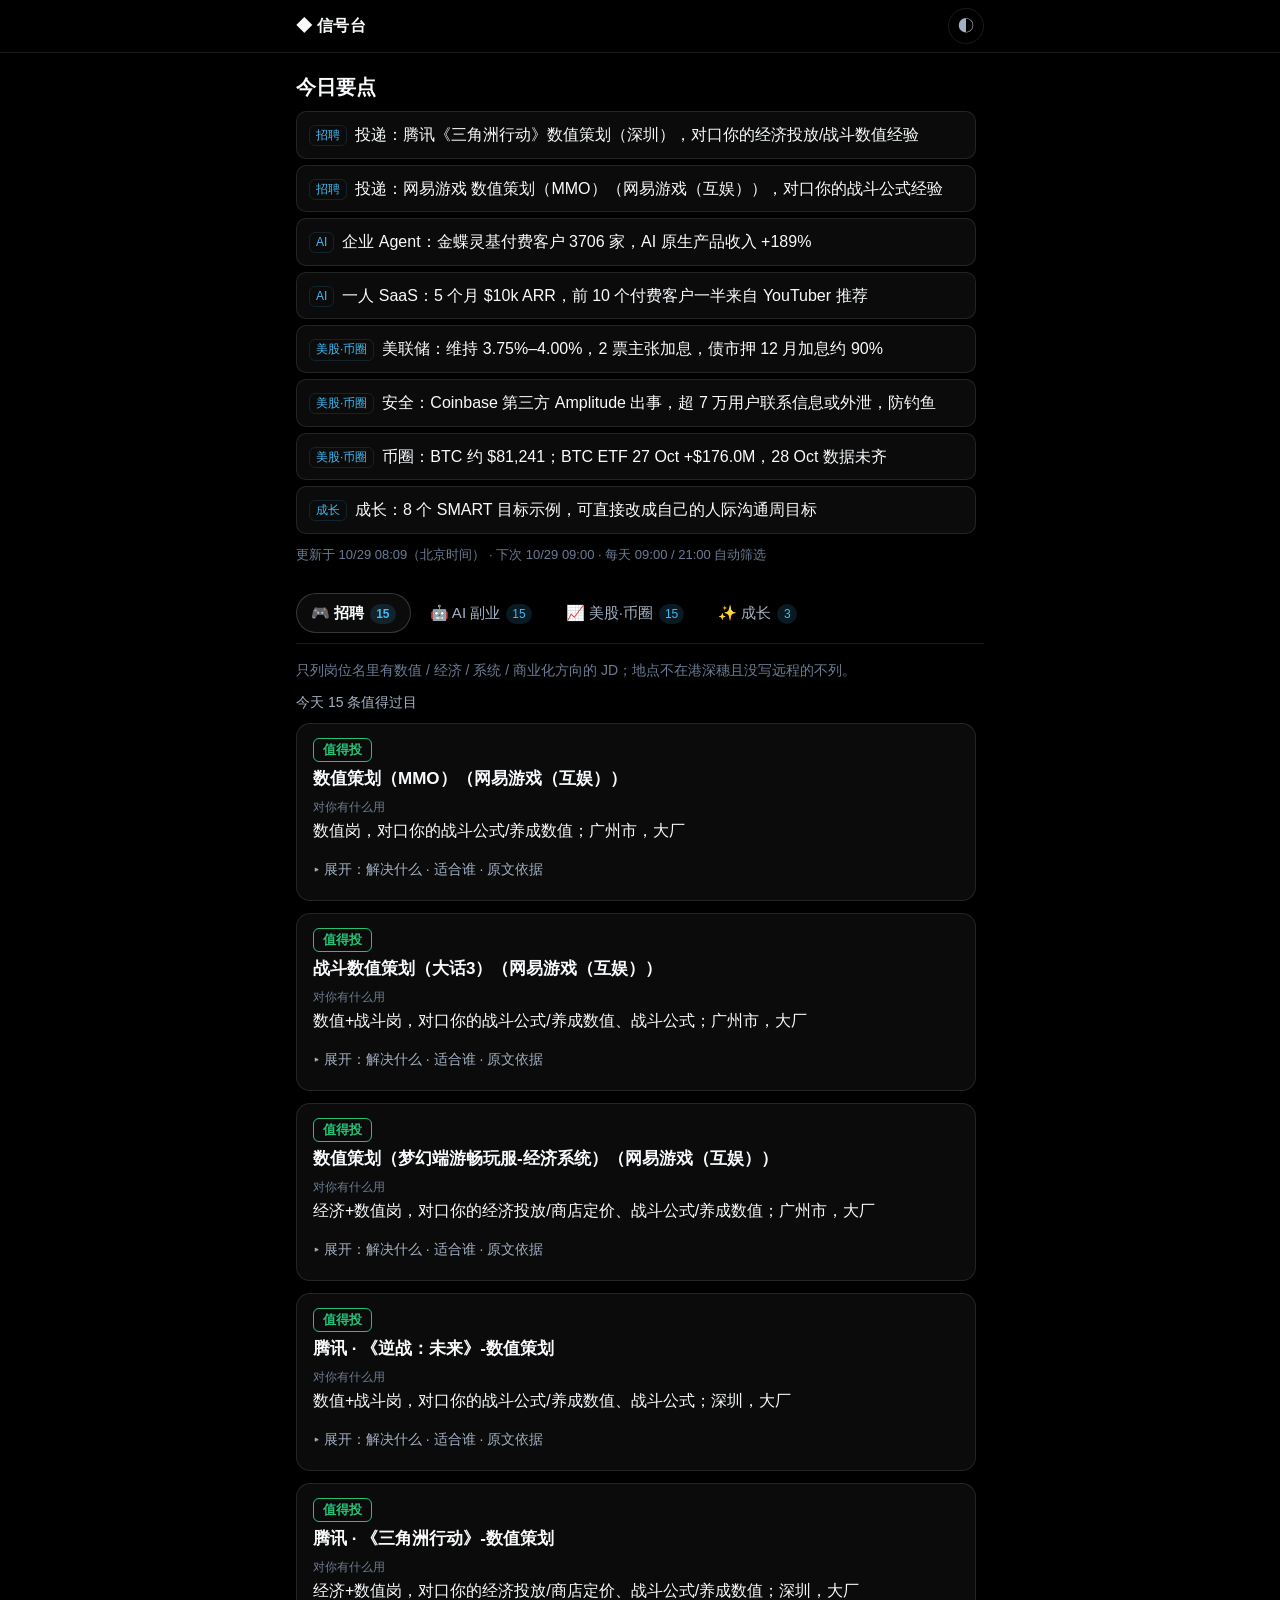
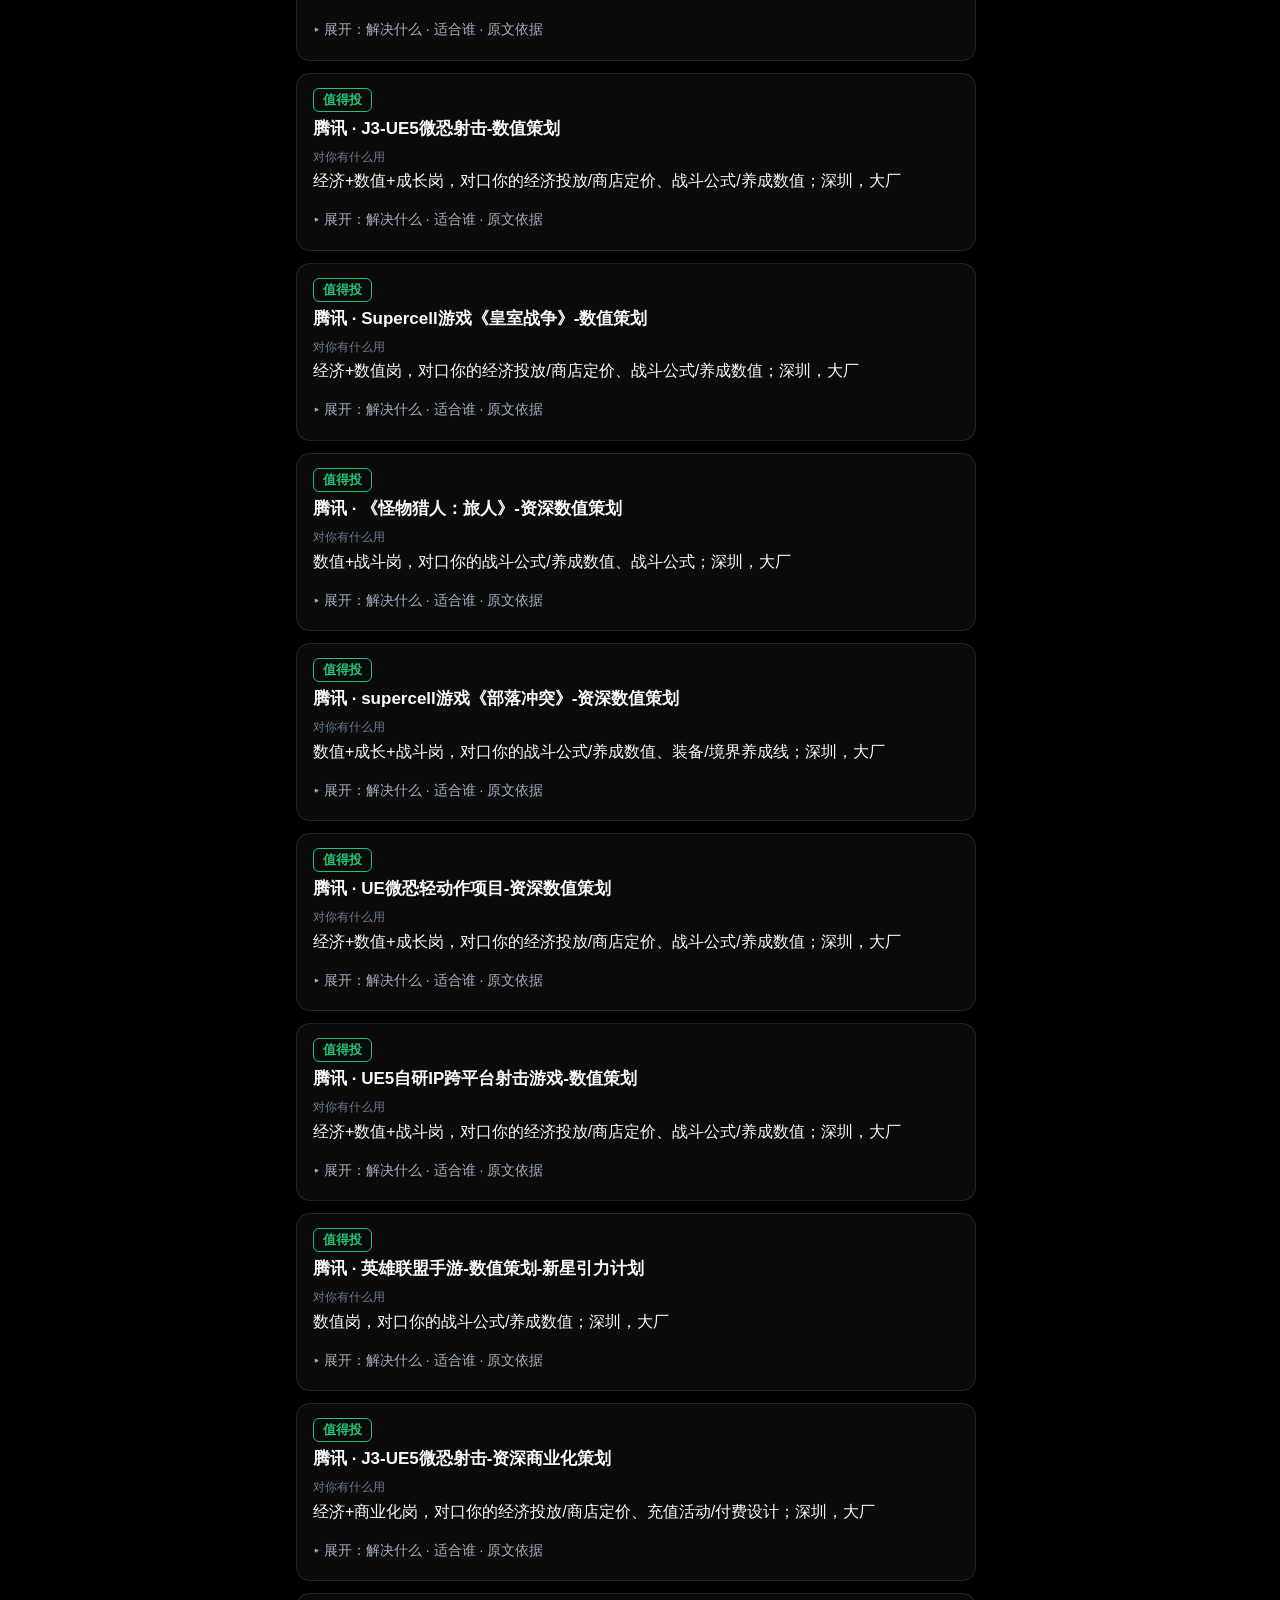
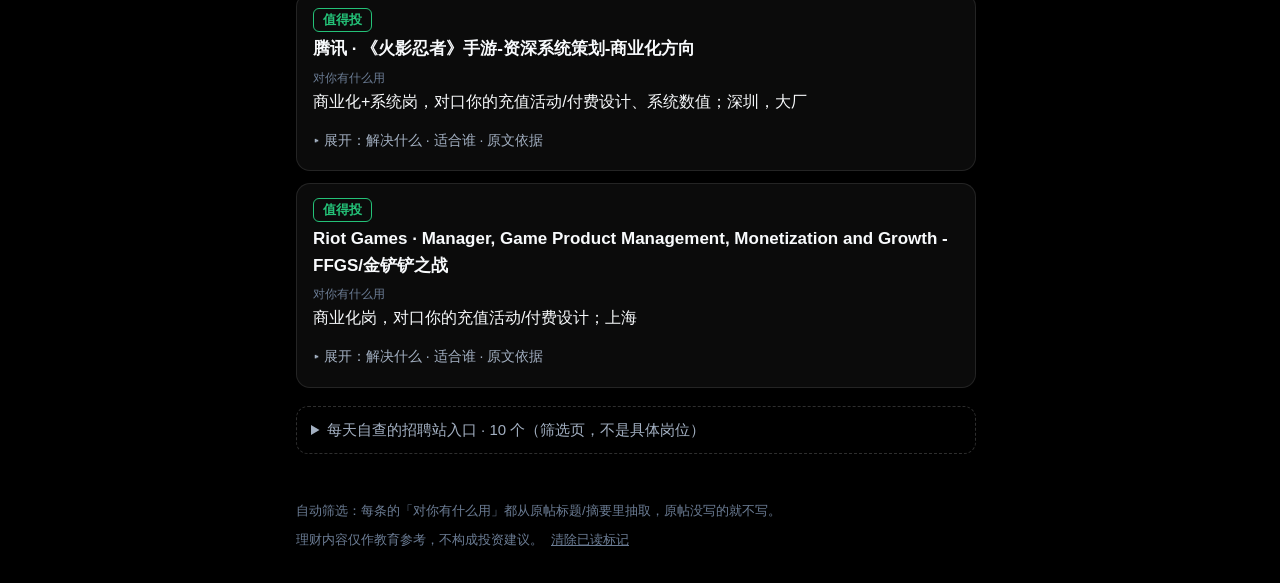
<file: index.html>
<!DOCTYPE html>
<html lang="zh-CN" data-theme="oled">
  <head>
    <meta charset="UTF-8" />
    <meta name="viewport" content="width=device-width, initial-scale=1.0, viewport-fit=cover" />
    <title>信号台 · 今天什么对你有用</title>
    <meta name="description" content="给米饭的每日筛选：招聘、AI 副业、理财、成长——只留对你有用的，并写明有什么用" />
    <script type="module" crossorigin src="./assets/main-CHXUodel.js"></script>
    <link rel="modulepreload" crossorigin href="./assets/style-ChhY3f4Z.js">
    <link rel="stylesheet" crossorigin href="./assets/style-6ZNl8xkO.css">
    <link rel="stylesheet" crossorigin href="./assets/main-DsJc2I1Q.css">
  </head>
  <body class="rb">
    <a class="skip-link" href="#panel">跳到内容</a>
    <header class="rb-top">
      <div class="rb-top-inner">
        <a class="rb-brand" href="./index.html">◆ 信号台</a>
        <button id="btn-theme" class="rb-icon-btn" type="button" title="切换深色/浅色" aria-label="切换主题">◐</button>
      </div>
    </header>

    <main class="rb-page">
      <section class="rb-today" aria-labelledby="today-h">
        <h1 id="today-h" class="rb-today-h">今日要点</h1>
        <ol id="today-list" class="rb-today-list"></ol>
        <p id="freshness" class="rb-fresh"></p>
      </section>

      <nav id="tabs" class="rb-tabs" role="tablist" aria-label="分区"></nav>

      <section id="panel" class="rb-panel" aria-live="polite"></section>
    </main>

    <footer class="rb-footer">
      <p>自动筛选：每条的「对你有什么用」都从原帖标题/摘要里抽取，原帖没写的就不写。</p>
      <p>理财内容仅作教育参考，不构成投资建议。<button id="btn-clear-read" type="button" class="rb-link-btn">清除已读标记</button></p>
    </footer>

  </body>
</html>
</file>
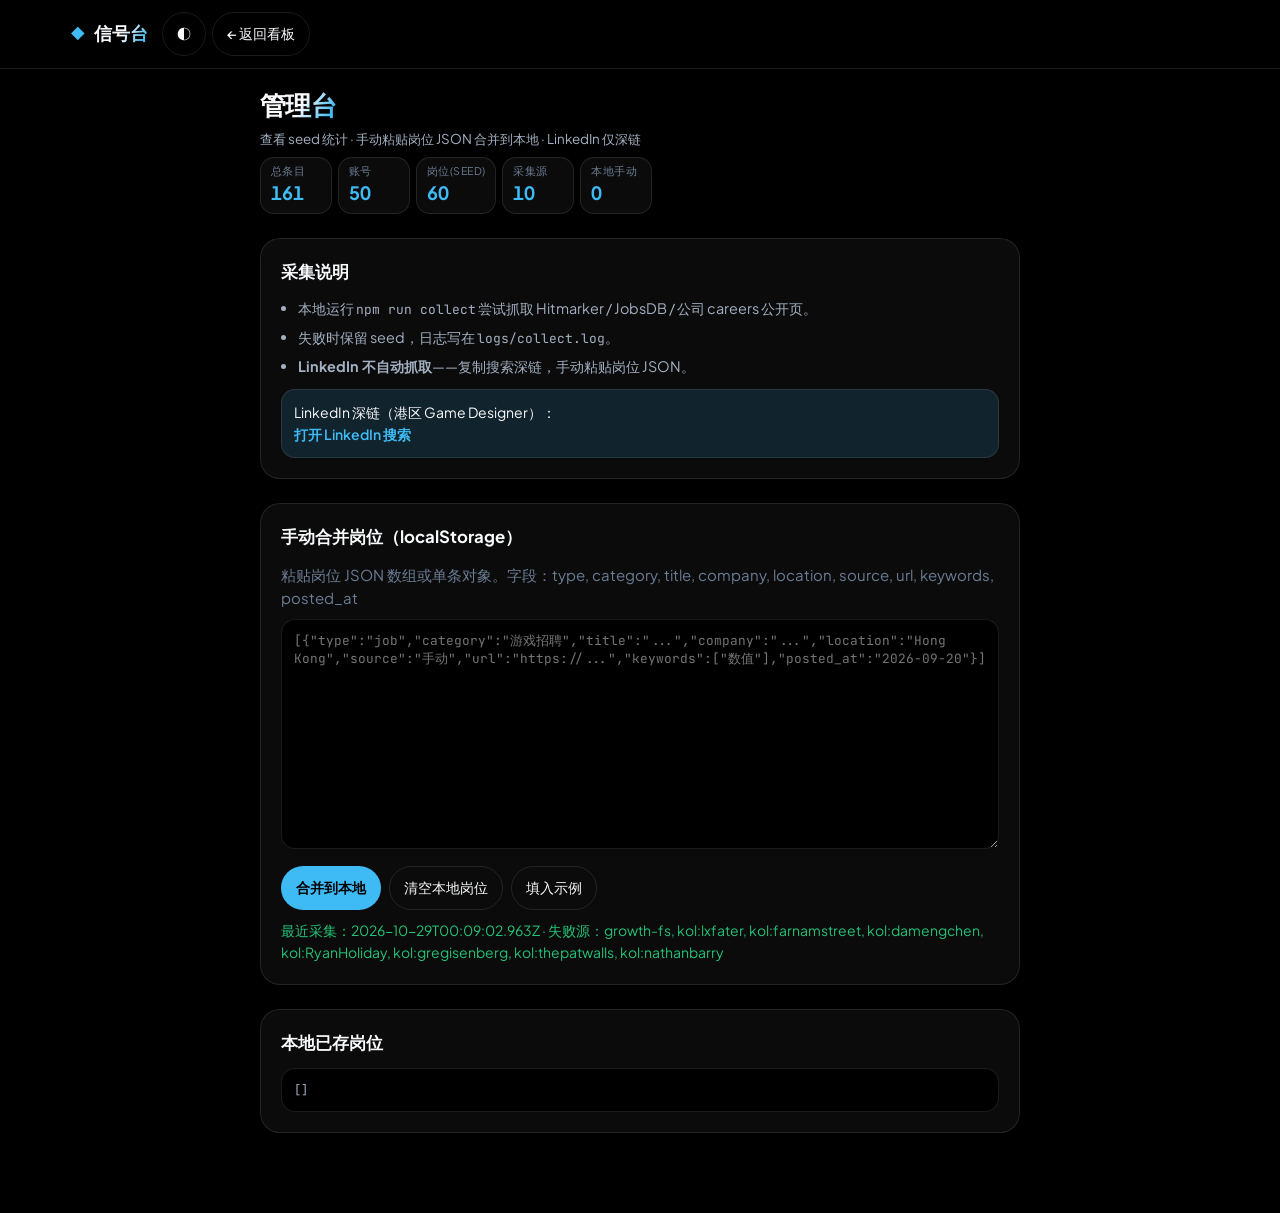
<file: admin.html>
<!DOCTYPE html>
<html lang="zh-CN" data-theme="oled">
  <head>
    <meta charset="UTF-8" />
    <meta name="viewport" content="width=device-width, initial-scale=1.0" />
    <title>管理台 · 信号台</title>
    <link rel="preconnect" href="https://fonts.googleapis.com" />
    <link rel="preconnect" href="https://fonts.gstatic.com" crossorigin />
    <link
      href="https://fonts.googleapis.com/css2?family=Plus+Jakarta+Sans:wght@400;500;600;700&family=JetBrains+Mono:wght@400;500&display=swap"
      rel="stylesheet"
    />
    <script type="module" crossorigin src="./assets/admin-CYQecRRB.js"></script>
    <link rel="modulepreload" crossorigin href="./assets/style-ChhY3f4Z.js">
    <link rel="stylesheet" crossorigin href="./assets/style-6ZNl8xkO.css">
  </head>
  <body>
    <header class="topbar">
      <div class="topbar-inner">
        <a class="brand" href="./index.html">
          <span class="brand-mark">◆</span>
          <span class="brand-text shiny-text">信号台</span>
        </a>
        <div class="topbar-actions">
          <button id="btn-theme" class="btn btn-ghost" type="button">◐</button>
          <a class="btn btn-ghost" href="./index.html">← 返回看板</a>
        </div>
      </div>
    </header>

    <main class="page admin-page">
      <h1 class="hero-title"><span class="shiny-text">管理台</span></h1>
      <p class="hero-desc">查看 seed 统计 · 手动粘贴岗位 JSON 合并到本地 · LinkedIn 仅深链</p>

      <div id="admin-stats" class="stats-row"></div>

      <section class="admin-panel">
        <h2>采集说明</h2>
        <ul class="admin-list">
          <li>本地运行 <code>npm run collect</code> 尝试抓取 Hitmarker / JobsDB / 公司 careers 公开页。</li>
          <li>失败时保留 seed，日志写在 <code>logs/collect.log</code>。</li>
          <li><strong>LinkedIn 不自动抓取</strong>——复制搜索深链，手动粘贴岗位 JSON。</li>
        </ul>
        <div class="deeplink-box">
          <p>LinkedIn 深链（港区 Game Designer）：</p>
          <a
            href="https://www.linkedin.com/jobs/search/?keywords=Game%20Designer&location=Hong%20Kong"
            target="_blank"
            rel="noopener"
            >打开 LinkedIn 搜索</a
          >
        </div>
      </section>

      <section class="admin-panel">
        <h2>手动合并岗位（localStorage）</h2>
        <p class="muted">粘贴岗位 JSON 数组或单条对象。字段：type, category, title, company, location, source, url, keywords, posted_at</p>
        <textarea
          id="job-json"
          rows="12"
          spellcheck="false"
          placeholder='[{"type":"job","category":"游戏招聘","title":"...","company":"...","location":"Hong Kong","source":"手动","url":"https://...","keywords":["数值"],"posted_at":"2026-09-20"}]'
        ></textarea>
        <div class="admin-actions">
          <button id="btn-merge" class="btn btn-primary" type="button">合并到本地</button>
          <button id="btn-clear" class="btn btn-ghost" type="button">清空本地岗位</button>
          <button id="btn-copy-sample" class="btn btn-ghost" type="button">填入示例</button>
        </div>
        <p id="admin-msg" class="admin-msg" role="status"></p>
      </section>

      <section class="admin-panel">
        <h2>本地已存岗位</h2>
        <pre id="local-jobs" class="code-block">[]</pre>
      </section>
    </main>

  </body>
</html>
</file>
<file: assets/style-6ZNl8xkO.css>
*,*:before,*:after{box-sizing:border-box;margin:0;padding:0}:root,[data-theme=oled]{--bg-app: #000000;--bg-surface: hsla(0, 0%, 5%, .85);--bg-surface-hover: hsla(0, 0%, 10%, .95);--bg-elevated: hsla(0, 0%, 7%, .96);--bg-glass-nav: hsla(0, 0%, 0%, .9);--bg-surface-solid: #000000;--bg-chip: hsla(0, 0%, 100%, .08);--accent-primary: hsl(199, 89%, 60%);--accent-primary-hover: hsl(199, 89%, 50%);--accent-primary-subtle: hsla(199, 89%, 60%, .14);--accent-primary-glow: hsla(199, 89%, 60%, .35);--spotlight: hsla(199, 89%, 60%, .12);--accent-gold: hsl(38, 92%, 50%);--accent-gold-subtle: hsla(38, 92%, 50%, .16);--accent-spark: hsl(330, 81%, 60%);--accent-success: hsl(152, 69%, 45%);--accent-danger: hsl(350, 89%, 60%);--accent-emerald: hsl(152, 69%, 45%);--border-subtle: hsla(0, 0%, 100%, .1);--border-medium: hsla(0, 0%, 100%, .18);--border-focus: hsla(199, 89%, 60%, .55);--text-main: hsl(210, 40%, 98%);--text-secondary: hsl(215, 20%, 70%);--text-muted: hsl(215, 16%, 50%);--shadow-sm: 0 2px 8px -2px hsla(0, 0%, 0%, .7);--shadow-md: 0 12px 32px -8px hsla(0, 0%, 0%, .85);--shadow-glow: 0 0 25px -4px hsla(199, 89%, 60%, .3);--font-sans: "Plus Jakarta Sans", -apple-system, BlinkMacSystemFont, "Segoe UI", Roboto, sans-serif;--font-mono: "JetBrains Mono", monospace;--radius-sm: 8px;--radius-md: 14px;--radius-lg: 20px;--radius-full: 9999px}[data-theme=light]{--bg-app: #f5f7fb;--bg-surface: #ffffff;--bg-surface-hover: #f8fafc;--bg-elevated: #ffffff;--bg-glass-nav: rgba(245, 247, 251, .92);--bg-surface-solid: #f5f7fb;--bg-chip: rgba(3, 105, 161, .08);--accent-primary: #0369a1;--accent-primary-hover: #075985;--accent-primary-subtle: rgba(3, 105, 161, .1);--accent-primary-glow: rgba(3, 105, 161, .2);--spotlight: rgba(3, 105, 161, .08);--accent-gold: #b45309;--accent-gold-subtle: rgba(245, 158, 11, .12);--accent-success: #047857;--accent-emerald: #047857;--border-subtle: rgba(15, 23, 42, .08);--border-medium: rgba(15, 23, 42, .14);--border-focus: rgba(3, 105, 161, .45);--text-main: #0f172a;--text-secondary: #475569;--text-muted: #556274;--shadow-sm: 0 1px 3px rgba(15, 23, 42, .06);--shadow-md: 0 10px 28px -4px rgba(15, 23, 42, .1);--shadow-glow: 0 0 24px -4px rgba(3, 105, 161, .15)}body{background:var(--bg-app);color:var(--text-main);font-family:var(--font-sans);font-size:15px;line-height:1.55;min-height:100vh;overflow-x:hidden;-webkit-font-smoothing:antialiased;transition:background-color .25s ease,color .25s ease}#bg-particles{position:fixed;top:0;right:0;bottom:0;left:0;width:100%;height:100%;pointer-events:none;z-index:0;opacity:.55}[data-theme=light] #bg-particles{opacity:.2}a{color:inherit;text-decoration:none}button{font-family:inherit;cursor:pointer;border:none;background:none;color:inherit}input,textarea{font-family:inherit;color:inherit}code{font-family:var(--font-mono);font-size:.9em}.hidden{display:none!important}.muted{color:var(--text-muted)}.shiny-text{background:linear-gradient(120deg,var(--text-main) 0%,var(--text-main) 30%,var(--accent-primary) 50%,var(--text-main) 70%,var(--text-main) 100%);background-size:200% auto;color:transparent;-webkit-background-clip:text;background-clip:text;animation:shine 4.5s linear infinite;display:inline-block}@keyframes shine{0%{background-position:-200% 0}to{background-position:200% 0}}.topbar{position:sticky;top:0;z-index:100;background:var(--bg-app);border-bottom:1px solid var(--border-subtle)}.topbar-inner{max-width:1180px;margin:0 auto;padding:12px 20px;display:flex;align-items:center;gap:14px}.brand{display:flex;align-items:center;gap:8px;font-weight:700;font-size:1.1rem;flex-shrink:0}.brand-mark{color:var(--accent-primary)}.search-wrap{flex:1;position:relative;max-width:480px}.search-icon{position:absolute;left:12px;top:50%;transform:translateY(-50%);color:var(--text-muted);pointer-events:none}.search-wrap input{width:100%;padding:10px 14px 10px 36px;border-radius:var(--radius-full);border:1px solid var(--border-subtle);background:var(--bg-surface);outline:none;transition:border-color .2s,box-shadow .2s}.search-wrap input:focus{border-color:var(--border-focus)}.search-wrap input:focus-visible{border-color:var(--border-focus);outline:2px solid var(--accent-primary);outline-offset:2px;box-shadow:0 0 0 3px var(--accent-primary-subtle)}.search-status{margin:0 0 10px;padding:8px 12px;border-radius:var(--radius-md);background:var(--accent-primary-subtle);border:1px solid var(--border-subtle);color:var(--text-secondary);font-size:.86rem;font-weight:500}.search-status.hidden{display:none}.search-status strong{color:var(--accent-primary);font-weight:700}body.is-searching .search-status{position:sticky;top:56px;z-index:35;backdrop-filter:blur(10px);-webkit-backdrop-filter:blur(10px)}mark.search-hit{background:#25aff447;color:inherit;border-radius:3px;padding:0 2px;font-weight:650}[data-theme=light] mark.search-hit{background:#1193d438}body.is-searching .guide-card{opacity:.55}body.is-searching .guide-card.active{opacity:.7;box-shadow:none;border-color:var(--border-subtle)}body.is-searching #today-signals:not(.hidden){opacity:.35;pointer-events:none;filter:grayscale(.15)}body.is-searching .guides-howto,body.is-searching .standards-wrap{display:none}.topbar-actions{display:flex;gap:6px;align-items:center;flex-shrink:0}.btn{display:inline-flex;align-items:center;gap:6px;padding:8px 14px;border-radius:var(--radius-full);font-size:.875rem;font-weight:500;transition:background .15s,border-color .15s,transform .1s}.btn:active{transform:scale(.97)}.btn-ghost{border:1px solid var(--border-subtle);background:transparent}.btn-ghost:hover{background:var(--bg-chip);border-color:var(--border-medium)}.btn-primary{background:var(--accent-primary);color:#000;border:1px solid transparent;font-weight:600}[data-theme=light] .btn-primary{color:#fff}.btn-primary:hover{background:var(--accent-primary-hover)}.page{position:relative;z-index:1;max-width:1180px;margin:0 auto;padding:16px 20px 80px}.hero{margin-bottom:8px}.hero-title{font-size:clamp(1.2rem,2.8vw,1.65rem);font-weight:700;letter-spacing:-.02em;display:flex;flex-wrap:wrap;align-items:baseline;gap:8px}.hero-sub{font-size:.82rem;font-weight:500;color:var(--text-secondary)}.hero-desc{margin-top:4px;color:var(--text-secondary);max-width:640px;font-size:.84rem;line-height:1.4;display:-webkit-box;-webkit-line-clamp:2;-webkit-box-orient:vertical;overflow:hidden}.stats-row{display:flex;flex-wrap:wrap;gap:6px;margin-top:8px}.stat-capsule{display:flex;flex-direction:column;gap:0;padding:5px 10px;border-radius:var(--radius-md);background:var(--bg-surface);border:1px solid var(--border-subtle);-webkit-backdrop-filter:blur(8px);backdrop-filter:blur(8px);min-width:72px;box-shadow:var(--shadow-sm)}.stat-capsule .label{font-size:.72rem;color:var(--text-muted);text-transform:uppercase;letter-spacing:.04em}.stat-capsule .value{font-size:1.15rem;font-weight:700;font-variant-numeric:tabular-nums;color:var(--accent-primary)}.pills{display:flex;flex-wrap:wrap;gap:8px;margin:20px 0 16px;padding:8px 0}.pill{padding:8px 16px;border-radius:var(--radius-full);border:1px solid var(--border-subtle);background:var(--bg-surface);font-size:.875rem;font-weight:500;color:var(--text-secondary);transition:all .15s}.pill:hover{border-color:var(--border-medium);color:var(--text-main)}.pill.active{background:var(--accent-primary-subtle);border-color:var(--accent-primary);color:var(--accent-primary);box-shadow:var(--shadow-glow)}.disclaimer{margin:0 0 16px;padding:12px 16px;border-radius:var(--radius-md);background:var(--accent-gold-subtle);border:1px solid hsla(38,92%,50%,.35);color:var(--text-secondary);font-size:.875rem}.invest-honesty-banner{position:sticky;top:56px;z-index:40;display:flex;flex-wrap:wrap;align-items:baseline;gap:6px 10px;margin:0 0 12px;padding:8px 12px;border-radius:var(--radius-md);background:var(--accent-gold-subtle);border:1px solid hsla(38,92%,50%,.4);color:var(--text-secondary);font-size:.78rem;line-height:1.35;backdrop-filter:blur(10px);-webkit-backdrop-filter:blur(10px)}.invest-honesty-banner strong{color:var(--accent-gold);font-weight:650;letter-spacing:.01em}.invest-honesty-sub{color:var(--text-muted);font-size:.72rem}[data-theme=light] .invest-honesty-banner{background:#f59e0b24;border-color:#b4530961;color:#556274}[data-theme=light] .invest-honesty-banner strong{color:#92400e}[data-theme=light] .invest-honesty-sub{color:#556274}.gallery{display:grid;grid-template-columns:repeat(auto-fill,minmax(280px,1fr));gap:16px}.card{position:relative;display:flex;flex-direction:column;gap:12px;padding:16px;border-radius:var(--radius-lg);background:var(--bg-surface);border:1px solid var(--border-subtle);box-shadow:var(--shadow-sm);overflow:hidden;transition:transform .2s,border-color .2s,box-shadow .2s,background .2s;cursor:pointer}.card:before{content:"";position:absolute;top:0;right:0;bottom:0;left:0;border-radius:inherit;background:radial-gradient(380px circle at var(--mx, 50%) var(--my, 50%),var(--spotlight),transparent 70%);opacity:0;transition:opacity .3s;pointer-events:none}.card:hover{transform:translateY(-3px);border-color:var(--border-medium);box-shadow:var(--shadow-md);background:var(--bg-surface-hover)}.card:hover:before{opacity:1}.card.highlight{outline:2px solid var(--accent-primary);box-shadow:var(--shadow-glow)}.card-top{display:flex;align-items:center;gap:10px;position:relative;z-index:1}.avatar{width:42px;height:42px;border-radius:50%;display:grid;place-items:center;font-weight:700;font-size:.95rem;background:var(--accent-primary-subtle);color:var(--accent-primary);border:1px solid var(--border-subtle);flex-shrink:0}.avatar.job{background:#24c27826;color:var(--accent-success)}.avatar.source{background:var(--accent-gold-subtle);color:var(--accent-gold)}.card-meta{min-width:0;flex:1}.card-title{font-weight:600;font-size:.98rem;display:-webkit-box;-webkit-line-clamp:2;-webkit-box-orient:vertical;overflow:hidden;overflow-wrap:anywhere;word-break:break-word;line-height:1.35}.card-sub{font-size:.74rem;font-weight:500;color:var(--text-muted);opacity:.88;display:-webkit-box;-webkit-line-clamp:2;-webkit-box-orient:vertical;overflow:hidden;overflow-wrap:anywhere;word-break:break-word;line-height:1.35}.type-badge{font-size:.68rem;padding:3px 8px;border-radius:var(--radius-full);background:var(--bg-chip);color:var(--text-muted);text-transform:uppercase;letter-spacing:.03em;flex-shrink:0}.card-blurb{position:relative;z-index:1;margin:0;font-size:.9rem;font-weight:500;color:var(--text-main);opacity:.92;display:-webkit-box;-webkit-line-clamp:2;-webkit-box-orient:vertical;overflow:hidden;overflow-wrap:anywhere;word-break:break-word;line-height:1.5}.card-blurb:empty{display:none}.card-tags{display:flex;flex-wrap:wrap;gap:6px;position:relative;z-index:1}.tag{display:inline-flex;align-items:center;font-size:.68rem;line-height:1.2;padding:2px 8px;border-radius:var(--radius-full);background:var(--bg-chip);color:var(--text-muted);border:1px solid var(--border-subtle);font-weight:500;opacity:.9}.tag.risk-stable{color:var(--accent-success);border-color:#24c27859}.tag.risk-upside{color:var(--accent-gold);border-color:#f59f0a59}.tag.risk-short-ta{color:var(--accent-primary);border-color:#25aff466}.tag.risk-cn-strict{color:var(--accent-danger);border-color:#f43e5c59}.card-cn-note{margin:0 0 8px;font-size:12px;line-height:1.4;color:var(--accent-danger);opacity:.9}.tag.login{color:var(--accent-danger)}.tag.muted,.tag.score{opacity:.75;font-weight:500;border-style:dashed}.card-footer{display:flex;justify-content:space-between;align-items:center;margin-top:auto;padding-top:8px;border-top:1px solid var(--border-subtle);position:relative;z-index:1;font-size:.78rem;color:var(--text-muted)}.card-link{color:var(--accent-primary);font-weight:500}.card-link:hover{text-decoration:underline}.empty{text-align:center;padding:48px 20px;color:var(--text-muted)}.footer{position:relative;z-index:1;text-align:center;padding:24px 16px 40px;color:var(--text-muted);font-size:.8rem;border-top:1px solid var(--border-subtle)}.footer a{color:var(--accent-primary)}.footer-disclaimer{margin-top:6px;color:var(--accent-gold)}.modal{position:fixed;top:0;right:0;bottom:0;left:0;z-index:100;display:grid;place-items:center;padding:20px}.modal-backdrop{position:absolute;top:0;right:0;bottom:0;left:0;background:#000000a6;-webkit-backdrop-filter:blur(4px);backdrop-filter:blur(4px)}.modal-card{position:relative;z-index:1;width:min(480px,100%);max-height:85vh;overflow:auto;padding:24px;border-radius:var(--radius-lg);background:var(--bg-elevated);border:1px solid var(--border-medium);box-shadow:var(--shadow-md)}.modal-card h3{margin-bottom:8px;font-size:1.15rem}.modal-card p{color:var(--text-secondary);margin-bottom:10px;font-size:.9rem}.modal-actions{display:flex;gap:8px;margin-top:16px;flex-wrap:wrap}.admin-page{max-width:800px}.admin-panel{margin-top:24px;padding:20px;border-radius:var(--radius-lg);background:var(--bg-surface);border:1px solid var(--border-subtle)}.admin-panel h2{font-size:1.05rem;margin-bottom:12px}.admin-list{padding-left:1.2em;color:var(--text-secondary);font-size:.9rem}.admin-list li{margin-bottom:6px}.deeplink-box{margin-top:12px;padding:12px;border-radius:var(--radius-md);background:var(--accent-primary-subtle);border:1px solid var(--border-subtle);font-size:.875rem}.deeplink-box a{color:var(--accent-primary);font-weight:600}#job-json{width:100%;margin-top:10px;padding:12px;border-radius:var(--radius-md);border:1px solid var(--border-subtle);background:var(--bg-app);font-family:var(--font-mono);font-size:.8rem;resize:vertical;outline:none}#job-json:focus{border-color:var(--border-focus)}.admin-actions{display:flex;flex-wrap:wrap;gap:8px;margin-top:12px}.admin-msg{margin-top:10px;font-size:.875rem;min-height:1.2em}.admin-msg.ok{color:var(--accent-success)}.admin-msg.err{color:var(--accent-danger)}.code-block{margin-top:10px;padding:12px;border-radius:var(--radius-md);background:var(--bg-app);border:1px solid var(--border-subtle);font-family:var(--font-mono);font-size:.75rem;overflow:auto;max-height:280px;white-space:pre-wrap;word-break:break-all;color:var(--text-secondary)}@media(max-width:720px){.topbar-inner{flex-wrap:wrap;gap:10px;padding:10px 14px}.search-wrap{order:3;max-width:none;width:100%}.topbar-actions .btn{padding:7px 10px}.page{padding:12px 14px 64px}.hero{margin-bottom:8px}.hero-title{flex-direction:column;gap:2px}.hero-desc{font-size:.8rem;-webkit-line-clamp:2}.stat-capsule{min-width:68px;padding:5px 8px}.stats-row{gap:5px;margin-top:6px}.pills{margin:12px 0}.gallery{grid-template-columns:1fr;gap:12px}.card{padding:14px;gap:10px}}.freshness{margin-top:6px;padding:5px 10px;border-radius:10px;background:color-mix(in srgb,var(--bg-surface) 88%,transparent);border:1px solid var(--border-subtle);font-size:.78rem;line-height:1.35;color:var(--text-muted);max-width:100%}.freshness-stale{color:#fbbf24;font-weight:600}.freshness.hidden{display:none}.freshness-main{display:flex;flex-wrap:wrap;align-items:center;gap:6px 8px;color:var(--text-secondary);font-weight:500}.freshness-sub{margin-top:4px;display:flex;flex-wrap:wrap;align-items:center;gap:6px 8px;font-size:.78rem;color:var(--text-muted)}.freshness-sub[hidden]{display:none!important}.freshness-unit{display:inline-flex;align-items:baseline;flex-wrap:nowrap;gap:.2em;min-width:0;max-width:100%}.freshness-sep{opacity:.45;-webkit-user-select:none;user-select:none}.freshness time{color:var(--accent-primary);font-variant-numeric:tabular-nums;font-family:JetBrains Mono,ui-monospace,monospace;font-size:.9em;font-weight:500;white-space:nowrap}@media(max-width:640px){.freshness{margin-top:6px;padding:5px 8px;font-size:.74rem;line-height:1.3}.freshness-main,.freshness-sub{flex-direction:column;align-items:flex-start;flex-wrap:nowrap;gap:2px}.freshness-sub{margin-top:3px;padding-top:3px;border-top:1px solid color-mix(in srgb,var(--border-subtle) 80%,transparent);font-size:.7rem}.freshness-main>.freshness-sep,.freshness-sub>.freshness-sep{display:none}.freshness-unit{gap:.15em}}@media(max-width:390px){.freshness{padding:4px 7px;font-size:.72rem}.freshness-main,.freshness-sub{gap:1px}}.guides{margin:0 0 8px}.guides-compact .guides-strip{display:grid;grid-template-columns:repeat(4,minmax(0,1fr));gap:6px}.guide-card{display:inline-flex;flex-direction:row;align-items:center;justify-content:center;gap:6px;text-align:center;padding:6px 8px;min-height:36px;border-radius:var(--radius-md);border:1px solid var(--border-subtle);background:var(--bg-surface);box-shadow:none;transition:border-color .15s,background .15s,color .15s;cursor:pointer;color:inherit;font:inherit}.guide-card:hover{transform:none;border-color:var(--border-medium);box-shadow:none;background:var(--bg-surface-hover)}.guide-card.active{border-color:var(--accent-primary);background:var(--accent-primary-subtle);box-shadow:none}.guide-emoji{font-size:1rem;line-height:1}.guide-title{font-weight:650;font-size:.82rem;line-height:1.2;white-space:nowrap}.guide-desc{display:none}.guides-howto{margin:4px 0 12px;border-radius:var(--radius-md);border:1px solid transparent;color:var(--text-muted);font-size:.78rem}.guides-howto>summary{cursor:pointer;list-style:none;padding:2px 4px;-webkit-user-select:none;user-select:none;color:var(--text-muted)}.guides-howto>summary::-webkit-details-marker{display:none}.guides-howto>summary:before{content:"▸ ";opacity:.7}.guides-howto[open]>summary:before{content:"▾ "}.guides-howto[open]{border-color:var(--border-subtle);background:var(--bg-surface);padding:2px 6px 6px}.guides-howto .how-to-use{margin:4px 0 0;max-width:none}.keyword-chips{display:flex;flex-wrap:wrap;align-items:center;gap:8px;margin:0 0 16px;padding:10px 12px;border-radius:var(--radius-md);background:var(--bg-surface);border:1px solid var(--border-subtle)}.chips-label{font-size:.75rem;color:var(--text-muted);font-weight:600;margin-right:4px}.chip{padding:5px 12px;border-radius:var(--radius-full);border:1px solid var(--border-subtle);background:var(--bg-chip);font-size:.78rem;font-weight:500;color:var(--text-secondary);transition:all .15s;cursor:pointer}.chip:hover{border-color:var(--border-medium);color:var(--text-main)}.chip.active{background:var(--accent-primary-subtle);border-color:var(--accent-primary);color:var(--accent-primary)}.chip-x.active{background:#23a5f629;border-color:#23a5f68c;color:#4db5ff;font-weight:650}[data-theme=light] .chip-x.active{color:#0369a1;background:#0ea5e91f;border-color:#0284c766}.x-filter-chips{margin-top:-8px}.chip-clear{color:var(--accent-danger);border-style:dashed}.card-badges{display:none!important}.badge{display:none}.card-title-row{display:flex;align-items:center;gap:8px;min-width:0}.card-title-row .card-title{flex:1;min-width:0;-webkit-line-clamp:2}.card-title-row .status-chip{flex-shrink:0;align-self:flex-start;margin-top:2px}.card-sub-row{display:flex;align-items:center;flex-wrap:wrap;gap:6px 8px;margin-top:2px}.card-sub-row .card-sub{-webkit-line-clamp:1;margin:0}.rank-badge,.tier-badge{flex-shrink:0;display:inline-flex;align-items:baseline;justify-content:center;gap:3px;min-width:44px;height:24px;padding:0 8px;border-radius:var(--radius-full);font-variant-numeric:tabular-nums;line-height:1;border:1px solid transparent;white-space:nowrap;vertical-align:middle}.rank-badge .rank-letter,.tier-badge .rank-letter{font-size:.88rem;font-weight:800;letter-spacing:.02em}.rank-badge .rank-sep{font-size:.62rem;font-weight:600;opacity:.75}.rank-badge .rank-score{font-size:.68rem;font-weight:700;opacity:.92}.rank-badge-sm,.tier-badge-sm{min-width:38px;height:20px;padding:0 6px;gap:2px}.rank-badge-sm .rank-letter{font-size:.75rem}.rank-badge-sm .rank-sep{font-size:.55rem}.rank-badge-sm .rank-score{font-size:.6rem}.tier-S,.rank-badge.tier-S{background:#fbbd2329;color:#fbbf24;border-color:#fbbd2366}.tier-A,.rank-badge.tier-A{background:#3ebaf424;color:var(--accent-primary);border-color:#3ebaf459}.tier-B,.rank-badge.tier-B{background:#29a36a1f;color:var(--accent-success, #34d399);border-color:#29a36a4d}.tier-dot,.rank-badge.tier-dot{background:#737b8c1f;color:var(--text-muted);border-color:#737b8c47}.tier-missing-evidence{opacity:.55;filter:grayscale(.35)}.tier-note-inline{margin-left:6px;font-size:.75rem;color:var(--text-muted);font-weight:500}.tier-badge .tier-note,.rank-badge .tier-note{display:none!important}[data-theme=light] .tier-S,[data-theme=light] .rank-badge.tier-S{color:#92400e;background:#92400e1a;border-color:#92400e52}[data-theme=light] .tier-A,[data-theme=light] .rank-badge.tier-A{color:#0369a1;background:#0369a11a;border-color:#0369a14d}[data-theme=light] .tier-B,[data-theme=light] .rank-badge.tier-B{color:#047857;background:#0478571a;border-color:#0478574d}[data-theme=light] .tier-dot,[data-theme=light] .rank-badge.tier-dot{color:var(--text-muted);background:#0f172a0f;border-color:#0f172a24}[data-theme=light] .rank-badge .rank-sep{opacity:.9}.evidence-row{position:relative;z-index:1;display:flex;flex-wrap:wrap;align-items:center;gap:6px;margin:2px 0 0}.evidence-label{font-size:.68rem;font-weight:700;color:var(--text-muted);letter-spacing:.02em}.evidence-chip{display:inline-flex;align-items:center;font-size:.7rem;font-weight:600;padding:2px 8px;border-radius:var(--radius-full);background:var(--bg-chip);border:1px solid var(--border-subtle);color:var(--accent-primary);text-decoration:none;line-height:1.35;max-width:100%}.evidence-chip:hover{border-color:#3ebaf473;background:var(--accent-primary-subtle)}.evidence-chip.muted{color:var(--text-muted);font-weight:500;cursor:default}.evidence-missing .evidence-chip{border-style:dashed}.status-chip{flex-shrink:0;font-size:.62rem;font-weight:650;letter-spacing:.03em;padding:2px 7px;border-radius:var(--radius-full);line-height:1.3}.status-new{background:#24c27824;color:var(--accent-success);border:1px solid hsla(152,69%,45%,.32)}.status-hot{background:#c6538c1a;color:var(--text-muted);border:1px solid hsla(330,40%,50%,.22);font-weight:550}[data-theme=light] .status-hot{color:#9d174d;background:#ec489914;border-color:#ec489938}.status-deeplink{background:#3ebaf41f;color:var(--accent-primary);border:1px solid hsla(199,89%,60%,.32)}.status-profile-fb{opacity:1;background:#d3922224;color:#e8b84a;border:1px solid hsla(38,72%,48%,.4);font-weight:700;letter-spacing:.02em}[data-theme=light] .status-profile-fb{color:#a16207;background:#ca8a041a;border-color:#ca8a0459}.status-x-api{opacity:1;background:#23a5f633;color:#4db5ff;border:1px solid hsla(203,92%,55%,.5);font-weight:700;letter-spacing:.02em}[data-theme=light] .status-x-api{color:#0369a1;background:#0ea5e924;border-color:#0284c76b}.card-why{position:relative;z-index:1;margin:0;padding:9px 11px;border-radius:var(--radius-md);background:var(--accent-primary-subtle);border:1px solid hsla(199,89%,60%,.22);font-size:.9rem;font-weight:500;line-height:1.5;color:var(--text-main);display:-webkit-box;-webkit-line-clamp:3;-webkit-box-orient:vertical;overflow:hidden}.why-label{display:inline-block;margin-right:6px;font-size:.72rem;font-weight:700;letter-spacing:.02em;color:var(--accent-primary);vertical-align:baseline}.why-text{color:var(--text-main);opacity:.94;font-weight:500}.score-details{position:relative;z-index:1;font-size:.75rem;color:var(--text-muted)}.score-details summary{cursor:pointer;list-style:none;-webkit-user-select:none;user-select:none;opacity:.75}.score-details summary::-webkit-details-marker{display:none}.score-details summary:before{content:"▸ ";opacity:.6}.score-details[open] summary:before{content:"▾ "}.score-details-body{margin-top:4px;padding:6px 8px;border-radius:var(--radius-sm, 8px);background:var(--bg-chip);border:1px dashed var(--border-subtle)}.score-signals{line-height:1.4}.quality-banner{grid-column:1 / -1;margin:0 0 4px;padding:8px 12px;font-size:.82rem;color:var(--text-muted);background:transparent;border:none}.quality-banner a{color:var(--accent-primary);text-decoration:underline;text-underline-offset:2px}.quality-banner strong{color:var(--text-main)}.empty-quality{display:inline-block;margin-top:6px;color:var(--text-muted);font-size:.85rem}.standards-wrap{display:block;margin:18px 0 8px}.standards{margin:0;padding:0;border-radius:var(--radius-md);border:1px solid var(--border-subtle);background:var(--bg-surface);transition:border-color .35s ease,box-shadow .35s ease}.standards.standards-flash{border-color:var(--accent-primary);box-shadow:0 0 0 1px color-mix(in srgb,var(--accent-primary) 45%,transparent)}.standards summary{cursor:pointer;padding:12px 14px;font-weight:600;font-size:.9rem;color:var(--text-main);list-style:none;display:flex;align-items:center;gap:8px}.standards summary::-webkit-details-marker{display:none}.standards summary:before{content:"▸ ";color:var(--text-muted)}.standards[open] summary:before{content:"▾ "}.standards-summary-label{flex:1 1 auto}.standards-body{padding:0 14px 14px;font-size:.82rem;color:var(--text-secondary);line-height:1.55}.standards-lead{margin:0 0 8px}.standards-plain{margin:0;padding-left:1.15em}.standards-plain li{margin:5px 0}.standards-body code,.standards-audit-body code{font-size:.78em;padding:1px 5px;border-radius:4px;background:var(--bg-chip)}.standards-audit{margin:12px 0 0;padding:0;border-radius:var(--radius-sm, 8px);border:1px solid var(--border-subtle);background:color-mix(in srgb,var(--bg-chip) 55%,transparent)}.standards-audit summary{cursor:pointer;padding:8px 12px;font-weight:600;font-size:.8rem;color:var(--text-main);list-style:none}.standards-audit summary::-webkit-details-marker{display:none}.standards-audit summary:before{content:"▸ ";color:var(--text-muted)}.standards-audit[open] summary:before{content:"▾ "}.standards-audit-body{padding:0 12px 12px;font-size:.78rem;color:var(--text-secondary);line-height:1.5}.standards-audit-body ul{margin:6px 0 0;padding-left:1.2em}.standards-audit-body li{margin:3px 0}@media(prefers-reduced-motion:reduce){.standards{transition:none;transform:none}#bg-particles{display:none!important}.shiny-text{animation:none;background:none;color:var(--text-main);-webkit-background-clip:unset;background-clip:unset}body{transition:none}.card,.signal-card,.tap-card,.guide-card,.pill,.chip,.btn,.search-wrap input,.modal-card{transition:none!important;animation:none!important}.card:hover,.signal-card:hover,.tap-card:active,.signal-card.tap-card:active,.btn:active{transform:none}}.footer-cat{font-size:.7rem;font-weight:500;color:var(--text-muted);opacity:.85}@media(max-width:560px){.guides-compact .guides-strip{gap:4px}.guide-card{padding:6px 4px;min-height:40px;gap:4px}.guide-title{font-size:.78rem}}.today-signals{margin:2px 0 16px}.today-signals.hidden{display:none}.feed-fallback-note{margin:-6px 0 14px;padding:8px 12px;font-size:.82rem;line-height:1.45;color:var(--text-muted);background:#8f713d14;border:1px solid hsla(38,45%,45%,.22);border-radius:var(--radius-md)}.feed-fallback-note[hidden],.feed-fallback-note.hidden{display:none!important}.feed-fallback-note strong{color:#e8b84a;font-weight:700}[data-theme=light] .feed-fallback-note strong{color:#a16207}.feed-fallback-hint{opacity:.85;font-size:.78rem}.today-head{display:flex;flex-wrap:wrap;align-items:baseline;gap:6px 12px;margin-bottom:10px}.today-title{font-size:1.15rem;font-weight:700}.today-sub{color:var(--text-muted);font-size:.88rem}.today-grid{display:grid;grid-template-columns:repeat(4,minmax(0,1fr));gap:14px;align-items:start}@media(max-width:960px){.today-grid{grid-template-columns:repeat(2,minmax(0,1fr))}}@media(max-width:560px){.today-grid{grid-template-columns:1fr;gap:10px}.today-col{padding:8px;min-height:0}.today-col-head{padding:2px 2px 8px;font-size:.95rem}.signal-card{padding:11px;gap:6px}.signal-title{font-size:.9rem}.signal-why{font-size:.86rem;line-height:1.48;-webkit-line-clamp:3}.signal-meta{font-size:.66rem}.signal-card .card-cta{font-size:.88rem;min-height:32px}.today-sub{font-size:.8rem}}.today-col{background:var(--bg-surface);border:1px solid var(--border-subtle);border-radius:var(--radius-md);padding:10px;min-height:120px}.today-col-head{width:100%;display:flex;justify-content:space-between;align-items:center;background:transparent;border:none;color:var(--text-main);font:inherit;font-weight:600;cursor:pointer;padding:4px 2px 10px}.today-col-head:hover{color:var(--accent-primary)}.today-col-more{font-size:.78rem;color:var(--text-muted);font-weight:500}.today-col-cards{display:flex;flex-direction:column;gap:8px}.today-empty{color:var(--text-muted);font-size:.85rem;padding:8px 2px}.signal-card{display:flex;flex-direction:column;gap:6px;text-decoration:none;color:inherit;background:var(--bg-elevated);border:1px solid var(--border-subtle);border-radius:var(--radius-md);padding:12px;transition:border-color .15s ease,background .15s ease,transform .12s,opacity .12s;-webkit-tap-highlight-color:transparent}.signal-card:hover{border-color:var(--border-focus);background:var(--bg-surface-hover)}.signal-title{font-size:.92rem;font-weight:600;line-height:1.35;margin-bottom:4px}.signal-why{font-size:.88rem;font-weight:500;color:var(--text-main);opacity:.94;line-height:1.5;display:-webkit-box;-webkit-line-clamp:3;-webkit-box-orient:vertical;overflow:hidden;overflow-wrap:anywhere;word-break:break-word}.signal-meta{margin-top:4px;display:flex;flex-wrap:wrap;gap:5px 8px;align-items:center;font-size:.68rem;font-weight:500;color:var(--text-muted);opacity:.88}.signal-meta .tag{font-size:.64rem;padding:1px 6px;opacity:.9}.signal-time{font-weight:650;letter-spacing:.01em;color:var(--text-secondary);opacity:1}.signal-time-stale{color:#e0b34a;font-weight:700;background:#c3932224;border:1px solid hsla(42,65%,45%,.35);border-radius:999px;padding:1px 7px}[data-theme=light] .signal-time-stale{color:#92400e;background:#cf97171f;border-color:#a37e2959}.tag.risk-hot{background:#f43e5c2e;color:var(--accent-danger)}.invest-bucket{grid-column:1 / -1;margin:8px 0 4px;font-size:.95rem;font-weight:650;color:var(--text-secondary)}.card-highlights,.signal-card .card-highlights{list-style:none;margin:6px 0 0;padding:0;display:flex;flex-direction:column;gap:4px}.card-highlights.chip-bullets li{font-size:.78rem;line-height:1.4;color:var(--text-muted);opacity:.9;background:transparent;border-left:none;padding:0 0 0 12px;border-radius:0;position:relative}.card-highlights.chip-bullets li:before{content:"";position:absolute;left:0;top:.55em;width:5px;height:5px;border-radius:50%;background:var(--accent-primary);opacity:.7}.card-blurb{font-size:.9rem;line-height:1.5;font-weight:500}.chip-row{display:flex;flex-wrap:wrap;gap:6px;margin-top:6px;position:relative;z-index:1}.info-chip{font-size:.68rem;font-weight:500;padding:3px 9px;min-height:26px;display:inline-flex;align-items:center;border-radius:var(--radius-full);background:var(--bg-chip);color:var(--text-muted);border:1px solid var(--border-subtle);opacity:.88}.tag.deeplink,.badge-deeplink{background:#3ebaf429;color:var(--accent-primary);border:1px solid hsla(199,89%,60%,.4)}.badge-deeplink{font-size:.62rem;font-weight:700;letter-spacing:.04em;padding:3px 7px;border-radius:var(--radius-full);text-transform:none}.cta-note{font-size:.68rem;color:var(--text-muted);opacity:.8;margin:2px 0 0;position:relative;z-index:1}.card-cta,.btn-cta,a.card-cta{display:inline-flex;align-items:center;justify-content:center;min-height:36px;padding:6px 4px;border-radius:0;background:transparent;color:var(--accent-primary)!important;font-weight:700;font-size:.9rem;letter-spacing:.01em;text-decoration:underline!important;text-underline-offset:3px;text-decoration-thickness:1.5px;border:none;box-shadow:none;transition:opacity .12s ease,color .15s;position:relative;z-index:2;white-space:nowrap}.card-cta-ghost,a.card-cta-ghost{background:transparent!important;color:var(--accent-primary)!important;box-shadow:none!important;min-height:34px;padding:4px 2px;font-weight:700}[data-theme=light] .card-cta,[data-theme=light] .btn-cta,[data-theme=light] a.card-cta{color:var(--accent-primary)!important}.card-cta:hover,.btn-cta:hover,.card-cta-ghost:hover{background:transparent;opacity:.85;text-decoration-thickness:2px}.modal-actions .btn-cta,.modal-actions a.btn-primary{min-height:44px;padding:10px 16px;border-radius:var(--radius-full);background:var(--accent-primary);color:#000!important;text-decoration:none!important;font-weight:650;box-shadow:var(--shadow-sm)}[data-theme=light] .modal-actions .btn-cta,[data-theme=light] .modal-actions a.btn-primary{color:#fff!important}.signal-card .card-cta{width:auto;margin-top:6px;justify-content:flex-start}.card-footer{gap:10px;align-items:center}.card-footer .card-cta{flex:0 0 auto;max-width:none;margin-left:auto}.tap-card{-webkit-tap-highlight-color:transparent;touch-action:manipulation;transition:transform .12s ease,opacity .12s ease,border-color .2s,box-shadow .2s,background .2s}.tap-card:active{transform:scale(.98);opacity:.88}.signal-card.tap-card:active{transform:scale(.985);opacity:.9}.card-profile-fallback,.signal-profile-fallback{border-style:dashed;border-color:#ac823961}.card-profile-fallback .card-why,.signal-profile-fallback .signal-why{background:#9974331a;border-color:#be8c3747}[data-theme=light] .card-profile-fallback .card-why,[data-theme=light] .signal-profile-fallback .signal-why{background:#ca8a0414;border-color:#ca8a0438}.card-deeplink{border-color:#3ebaf447}.signal-title-row{display:flex;align-items:flex-start;gap:8px;justify-content:space-between}.signal-title-row .signal-title{flex:1;min-width:0;-webkit-line-clamp:2;display:-webkit-box;-webkit-box-orient:vertical;overflow:hidden}.signal-title-row .status-chip{flex-shrink:0}.how-to-use{margin:0;padding:4px 8px 4px 22px;border-radius:var(--radius-md);background:transparent;border:none;color:var(--text-secondary);font-size:.78rem;line-height:1.4;max-width:640px}.how-to-use li{margin:2px 0}.how-to-use strong{color:var(--text-main);font-weight:650}@media(min-width:961px){.guides{margin-top:0}.guide-card{padding:5px 10px;min-height:34px}}.page{padding-bottom:calc(80px + env(safe-area-inset-bottom,0px))}.topbar-inner{padding-top:calc(12px + env(safe-area-inset-top,0px))}.footer{padding-bottom:calc(40px + env(safe-area-inset-bottom,0px))}.pill,.chip,.btn{min-height:44px}.guide-card{min-height:36px}@media(max-width:720px){.guide-card{min-height:40px}}.chip{min-height:36px}.modal{align-items:end;place-items:end center;padding:0}.modal-backdrop{background:#0000008c}.modal-card{width:min(520px,100%);max-height:min(88vh,100%);border-radius:20px 20px var(--radius-lg) var(--radius-lg);padding:12px 20px calc(20px + env(safe-area-inset-bottom,0px));animation:sheet-up .22s ease-out}.sheet-handle{width:36px;height:5px;border-radius:999px;background:var(--border-medium);margin:4px auto 14px;opacity:.85}@keyframes sheet-up{0%{transform:translateY(24px);opacity:.6}to{transform:translateY(0);opacity:1}}@media(min-width:721px){.modal{place-items:center;padding:20px}.modal-card{border-radius:var(--radius-lg);padding:24px;animation:none}.sheet-handle{display:none}}@media(max-width:720px){.card-footer{flex-direction:row;align-items:center;flex-wrap:wrap}.card-footer>span{font-size:.72rem}.card-footer .card-cta{width:auto;margin-left:auto}.how-to-use{font-size:.76rem;padding-left:20px}}.signal-handle{font-size:.72rem;font-weight:500;color:var(--text-muted);opacity:.85;line-height:1.3;margin-top:-2px}.evidence-row{opacity:.82}.evidence-label{font-weight:600}.card-tags{opacity:.88}.score-details{opacity:.78}.status-chip{opacity:.88;font-size:.68rem}.signal-card .card-cta{margin-top:4px;font-size:.88rem}.card-footer .card-cta{font-size:.9rem}[data-theme=light] .card-why{background:var(--accent-primary-subtle);border-color:#0369a138;color:var(--text-main)}[data-theme=light] .why-label{color:var(--accent-primary)}[data-theme=light] .why-text,[data-theme=light] .signal-why,[data-theme=light] .card-blurb{color:var(--text-main);opacity:1}[data-theme=light] .card-cta,[data-theme=light] .btn-cta,[data-theme=light] a.card-cta,[data-theme=light] .card-cta-ghost,[data-theme=light] a.card-cta-ghost{color:var(--accent-primary)!important}[data-theme=light] .signal-meta,[data-theme=light] .footer-cat,[data-theme=light] .card-sub,[data-theme=light] .signal-handle,[data-theme=light] .info-chip,[data-theme=light] .tag,[data-theme=light] .cta-note,[data-theme=light] .evidence-label,[data-theme=light] .evidence-chip.muted,[data-theme=light] .chips-label,[data-theme=light] .type-badge{color:var(--text-muted);opacity:1}[data-theme=light] .chip{color:var(--text-secondary)}[data-theme=light] .chip.active,[data-theme=light] .evidence-chip,[data-theme=light] .status-deeplink,[data-theme=light] .tag.deeplink,[data-theme=light] .badge-deeplink{color:var(--accent-primary);opacity:1}[data-theme=light] .status-new{color:#047857;background:#0478571a;border-color:#04785752}[data-theme=light] .status-chip,[data-theme=light] .card-tags,[data-theme=light] .evidence-row,.status-chip.status-x-api{opacity:1}[data-theme=light] .freshness{background:var(--bg-surface);border-color:var(--border-subtle);color:var(--text-muted)}[data-theme=light] .freshness-main{color:var(--text-secondary)}[data-theme=light] .freshness-sub{color:var(--text-muted)}[data-theme=light] .freshness-stale{color:#92400e}[data-theme=light] .freshness time{color:var(--accent-primary)}[data-theme=light] .card-highlights.chip-bullets li{color:var(--text-muted);opacity:1}@media(max-width:390px){.card{padding:13px;gap:10px}.card-why{font-size:.86rem;padding:8px 10px}.card-blurb,.card-cta,a.card-cta{font-size:.86rem}}@media(min-width:721px)and (max-width:1280px){.hero-desc{-webkit-line-clamp:1}.stat-capsule .label{font-size:.66rem}}@media(max-width:560px){.hero-desc{display:none}body:not(.chrome-revealed) .stats-row{display:none}.today-sub{display:none}}.skip-link{position:absolute;left:12px;top:12px;z-index:10000;padding:10px 16px;border-radius:var(--radius-md);background:var(--bg-elevated);color:var(--accent-primary);border:1px solid var(--accent-primary);font-weight:650;font-size:.9rem;text-decoration:none;box-shadow:var(--shadow-md);clip:rect(0 0 0 0);clip-path:inset(50%);width:1px;height:1px;overflow:hidden;white-space:nowrap}.skip-link:focus,.skip-link:focus-visible{clip:auto;clip-path:none;width:auto;height:auto;overflow:visible;outline:2px solid var(--accent-primary);outline-offset:2px;box-shadow:0 0 0 3px var(--accent-primary-subtle)}.pill:focus-visible,.chip:focus-visible,.guide-card:focus-visible,.card-cta:focus-visible,a.card-cta:focus-visible,.btn-cta:focus-visible,.btn:focus-visible,#btn-theme:focus-visible{outline:2px solid var(--accent-primary);outline-offset:2px;box-shadow:0 0 0 3px var(--accent-primary-subtle)}.pill:focus:not(:focus-visible),.chip:focus:not(:focus-visible),.guide-card:focus:not(:focus-visible),.card-cta:focus:not(:focus-visible),a.card-cta:focus:not(:focus-visible),.btn-cta:focus:not(:focus-visible),.btn:focus:not(:focus-visible),#btn-theme:focus:not(:focus-visible){outline:none}
</file>
<file: assets/main-DsJc2I1Q.css>
body.rb{font-family:-apple-system,BlinkMacSystemFont,PingFang SC,Hiragino Sans GB,Microsoft YaHei,Noto Sans CJK SC,Segoe UI,Roboto,sans-serif;font-size:16px;line-height:1.75;background:var(--bg-app);color:var(--text-main);-webkit-text-size-adjust:100%}.rb a{color:inherit}.rb .skip-link{position:absolute;left:-9999px}.rb .skip-link:focus{left:12px;top:12px;z-index:50;background:var(--bg-elevated);padding:6px 10px}.rb-top{border-bottom:1px solid var(--border-subtle)}.rb-top-inner,.rb-page,.rb-footer{max-width:720px;margin:0 auto;padding:0 16px}.rb-top-inner{display:flex;align-items:center;justify-content:space-between;height:52px}.rb-brand{font-weight:700;text-decoration:none;letter-spacing:.02em}.rb-icon-btn{background:none;border:1px solid var(--border-subtle);color:var(--text-secondary);border-radius:999px;width:36px;height:36px;font-size:16px;cursor:pointer}.rb-today{padding:20px 0 8px;max-width:680px}.rb-today-h{font-size:20px;line-height:1.4;margin-bottom:10px}.rb-today-list{list-style:none;display:grid;gap:6px}.rb-point-btn{width:100%;text-align:left;background:var(--bg-surface);border:1px solid var(--border-subtle);color:var(--text-main);border-radius:10px;padding:10px 12px;font:inherit;line-height:1.6;cursor:pointer}.rb-point-btn:hover{border-color:var(--border-medium)}.rb-point-part{display:inline-block;font-size:12px;color:var(--accent-primary);border:1px solid var(--accent-primary-subtle);border-radius:6px;padding:0 6px;margin-right:8px;vertical-align:1px}.rb-point.is-read .rb-point-btn{opacity:.5}.rb-today-empty{color:var(--text-secondary)}.rb-fresh{margin-top:10px;font-size:13px;color:var(--text-muted)}.rb-tabs{position:sticky;top:0;z-index:20;display:flex;gap:4px;overflow-x:auto;background:var(--bg-app);padding:10px 0;margin-top:8px;border-bottom:1px solid var(--border-subtle);scrollbar-width:none}.rb-tabs::-webkit-scrollbar{display:none}.rb-tab{flex:0 0 auto;font:inherit;font-size:15px;background:none;color:var(--text-secondary);border:1px solid transparent;border-radius:999px;padding:6px 14px;cursor:pointer;white-space:nowrap}.rb-tab.is-active{color:var(--text-main);background:var(--bg-surface);border-color:var(--border-medium);font-weight:600}.rb-tab-n{display:inline-block;min-width:20px;margin-left:6px;padding:0 6px;font-size:12px;line-height:20px;border-radius:999px;background:var(--accent-primary-subtle);color:var(--accent-primary);text-align:center}.rb-panel{max-width:680px;padding:14px 0 40px}.rb-intro{font-size:14px;color:var(--text-muted);margin-bottom:8px}.rb-disclaimer{font-size:14px;color:var(--accent-gold);margin-bottom:8px}.rb-count{font-size:14px;color:var(--text-secondary);margin:8px 0}.rb-empty{color:var(--text-secondary);padding:20px 0}.rb-list{display:grid;gap:12px}.rb-card{background:var(--bg-surface);border:1px solid var(--border-subtle);border-radius:14px;padding:14px 16px;transition:opacity .2s,border-color .2s}.rb-card.is-flash{border-color:var(--accent-primary)}.rb-card-top{display:flex;align-items:center;gap:8px;margin-bottom:4px}.rb-chip{font-size:13px;font-weight:600;line-height:22px;padding:0 9px;border-radius:6px;border:1px solid currentColor}.rb-chip.v-apply{color:var(--accent-success)}.rb-chip.v-worth{color:var(--accent-primary)}.rb-chip.v-save{color:var(--accent-gold)}.rb-chip.v-watch,.rb-chip.v-skip{color:var(--text-muted)}.rb-read-tag{display:none;font-size:12px;color:var(--text-muted)}.rb-title{font-size:17px;line-height:1.55;font-weight:600;margin:2px 0 6px;word-break:break-word}.rb-title a{text-decoration:none}.rb-title a:hover{text-decoration:underline}.rb-use{color:var(--text-main)}.rb-use-label{display:block;font-size:12px;color:var(--text-muted);line-height:1.6}.rb-more-detail{margin-top:8px}.rb-more-detail>summary{cursor:pointer;font-size:14px;color:var(--text-secondary);list-style:none;padding:4px 0}.rb-more-detail>summary::-webkit-details-marker{display:none}.rb-more-detail>summary:before{content:"▸ "}.rb-more-detail[open]>summary:before{content:"▾ "}.rb-rows{margin:6px 0 4px;display:grid;gap:6px}.rb-row{display:grid;grid-template-columns:6.5em 1fr;gap:8px;font-size:15px}.rb-row dt{color:var(--text-muted)}.rb-suggest-tag{display:block;font-size:11px;line-height:1.4;color:var(--accent-primary);border:1px solid currentColor;border-radius:4px;padding:0 4px;margin-top:2px;width:fit-content}.rb-suggest dd{font-style:normal}.rb-row dd{color:var(--text-main)}.rb-evidence,.rb-orig{font-size:14px;color:var(--text-secondary);margin-top:6px;word-break:break-word}.rb-evidence span,.rb-orig span{color:var(--text-muted);margin-right:8px}.rb-foot{display:flex;flex-wrap:wrap;gap:4px 14px;font-size:14px;color:var(--text-muted);margin-top:8px}.rb-foot a{color:var(--accent-primary);text-decoration:none;margin-left:auto}.rb-card.is-read{opacity:.5}.rb-card.is-read .rb-read-tag{display:inline}.rb-card.is-read:hover{opacity:.85}.rb-entries{margin-top:18px;border:1px dashed var(--border-medium);border-radius:12px;padding:10px 14px}.rb-entries>summary{cursor:pointer;font-size:15px;color:var(--text-secondary)}.rb-entries ul{list-style:none;margin-top:8px;display:grid;gap:6px}.rb-entry a{text-decoration:none;color:var(--accent-primary)}.rb-entry-meta{display:block;font-size:13px;color:var(--text-muted)}.rb-entry.is-read{opacity:.5}.rb-footer{max-width:720px;font-size:13px;color:var(--text-muted);padding-bottom:32px}.rb-footer p{max-width:680px;margin-top:6px}.rb-link-btn{font:inherit;background:none;border:none;color:var(--text-muted);text-decoration:underline;cursor:pointer;margin-left:8px}@media(max-width:480px){.rb-card{padding:12px 14px}.rb-row{grid-template-columns:1fr;gap:0}.rb-row dt{font-size:13px}}
</file>
